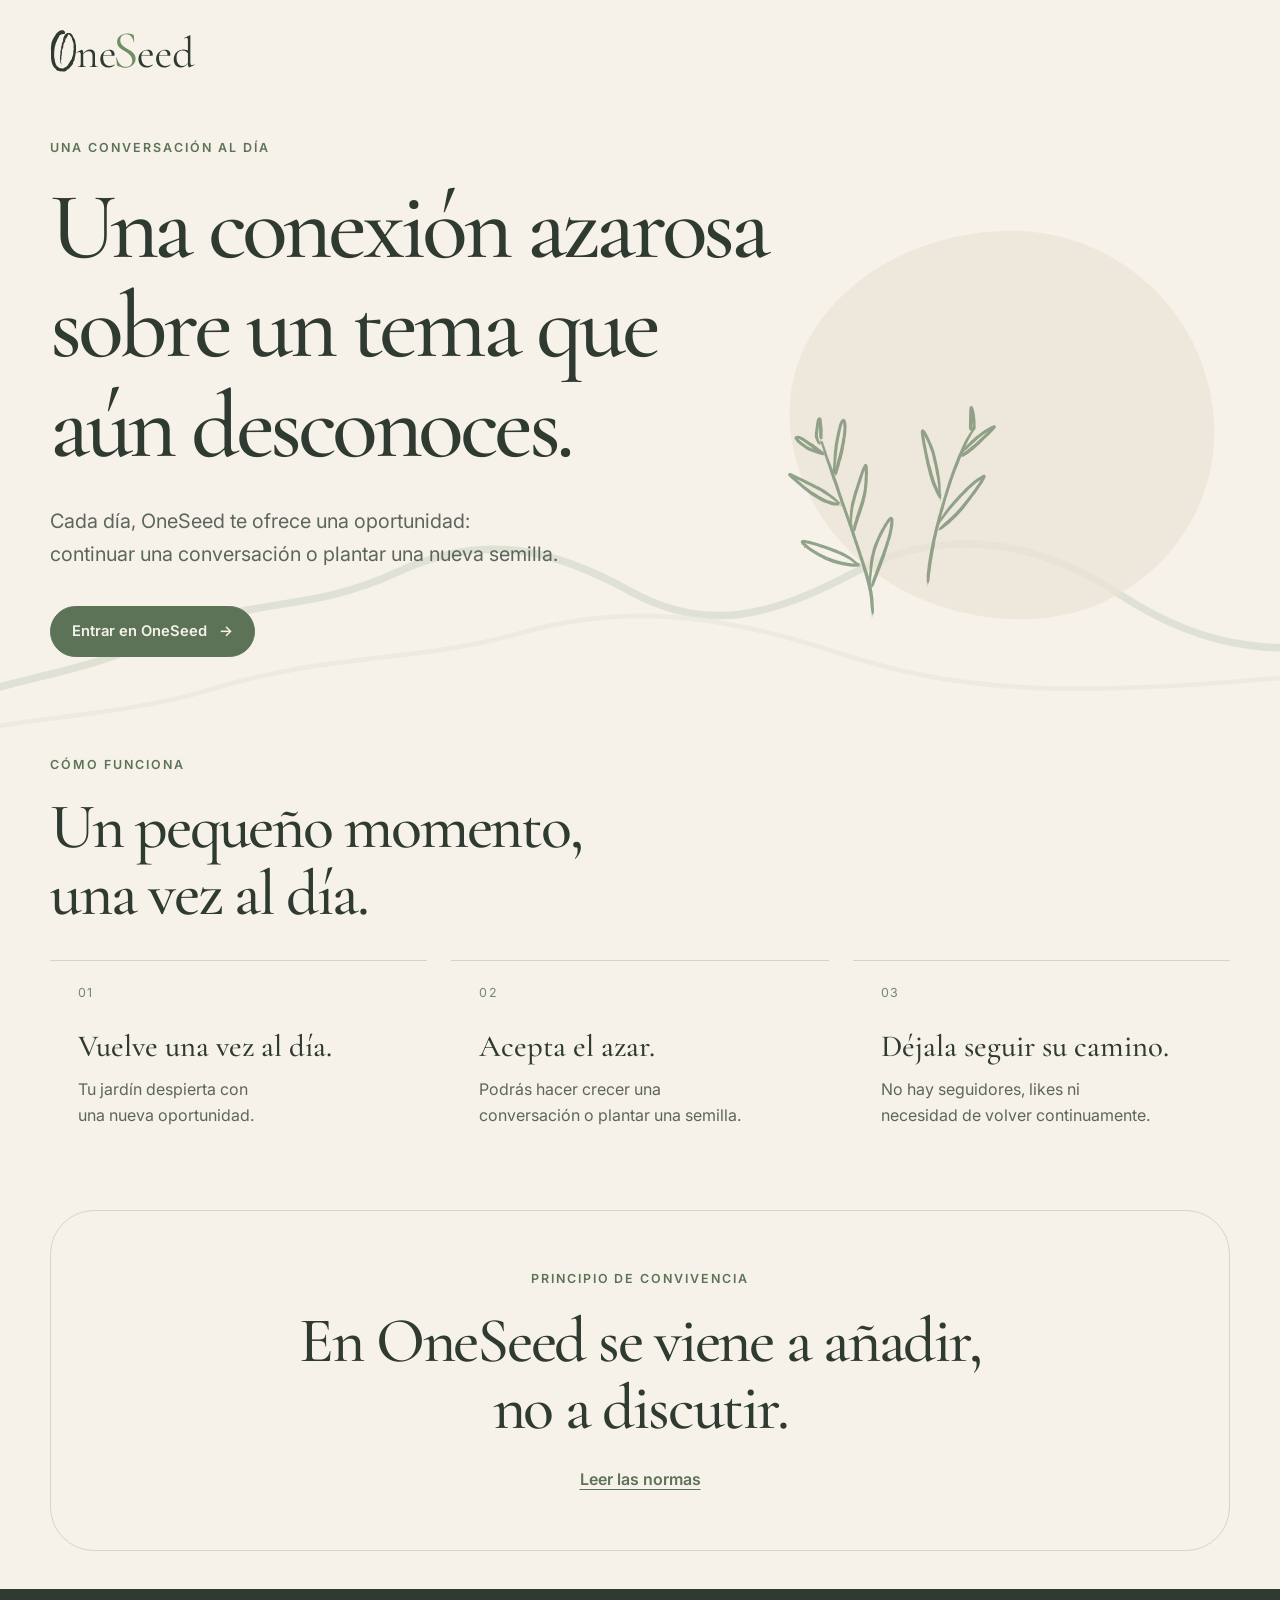
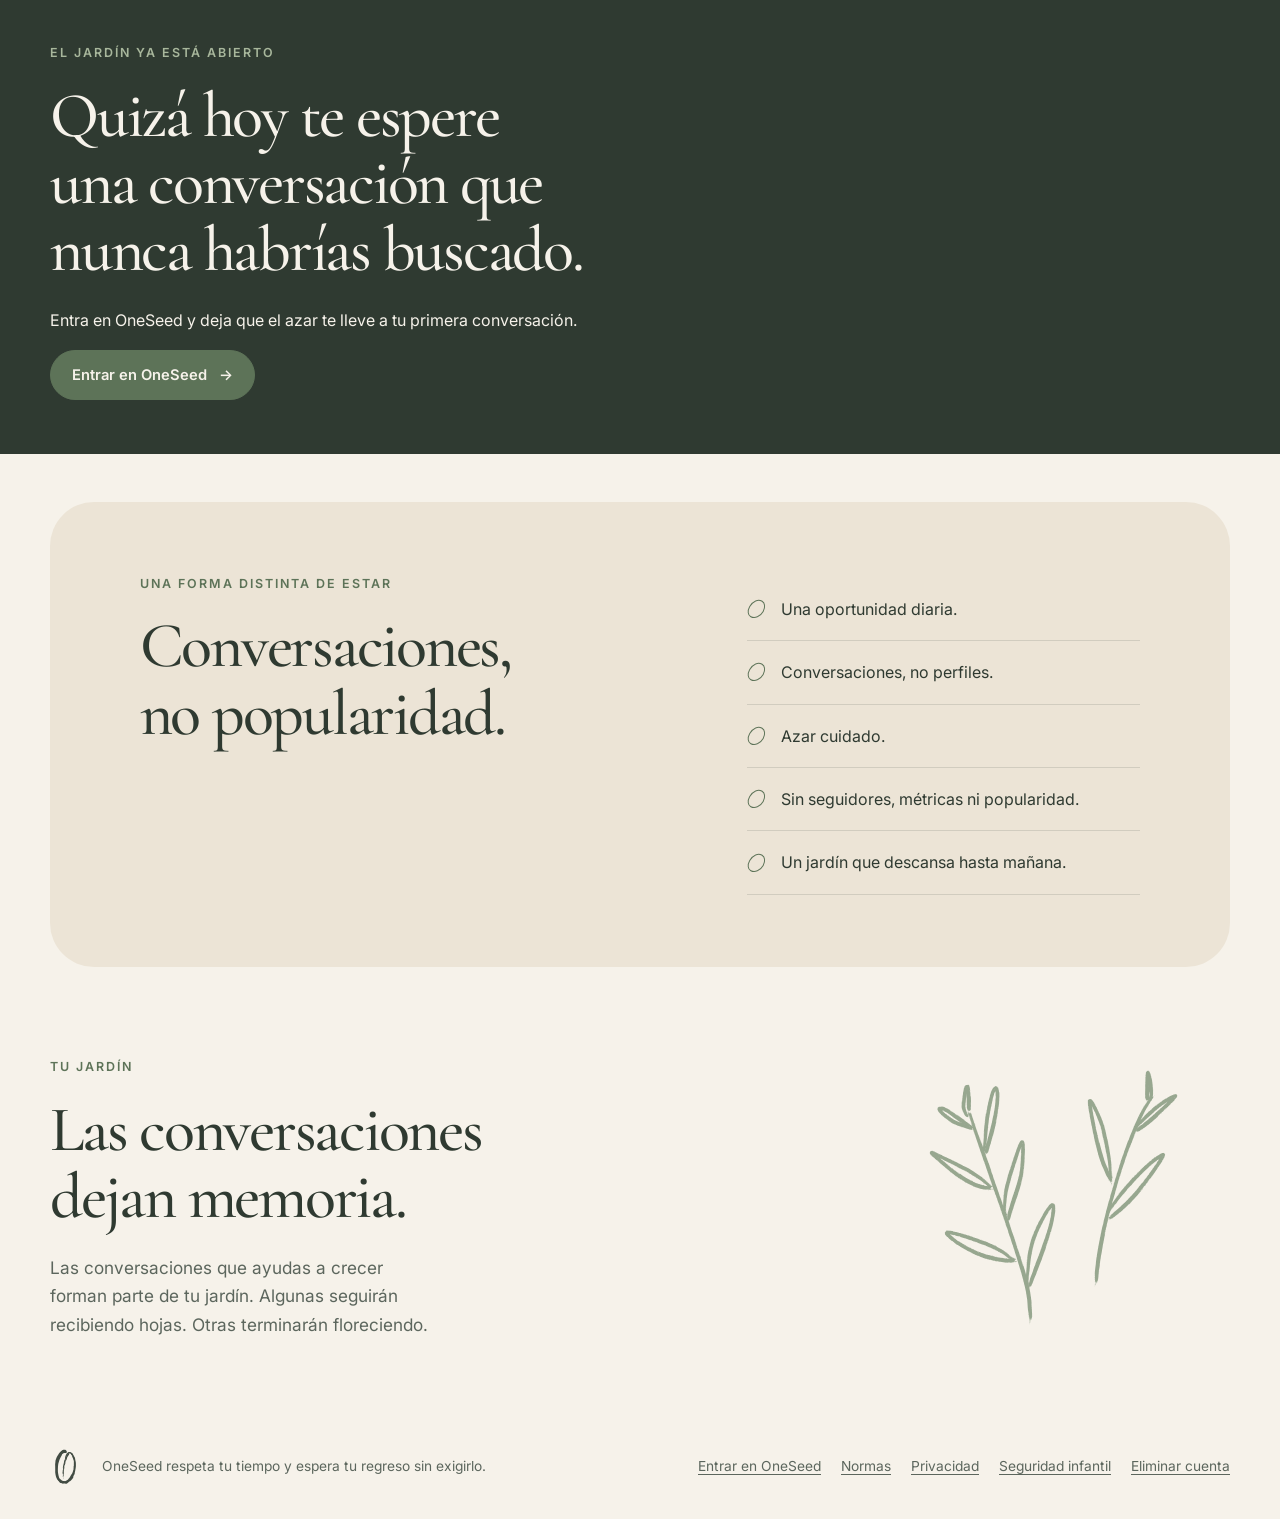
<file: index.html>
<!doctype html>
<html lang="es">
  <head>
    <meta charset="utf-8" />
    <meta name="viewport" content="width=device-width, initial-scale=1" />
    <meta name="theme-color" content="#F6F2EA" />
    <meta
      name="description"
      content="OneSeed es una forma distinta de conversar: una oportunidad al día, encuentros guiados por el azar y un jardín que descansa hasta mañana."
    />
    <meta property="og:type" content="website" />
    <meta property="og:locale" content="es_ES" />
    <meta property="og:title" content="OneSeed — Una conversación al día" />
    <meta
      property="og:description"
      content="Una conexión azarosa sobre un tema que aún desconoces."
    />
    <title>OneSeed — Una conversación al día</title>

    <link rel="icon" href="assets/favicon.svg" type="image/svg+xml" />
    <link rel="preconnect" href="https://fonts.googleapis.com" />
    <link rel="preconnect" href="https://fonts.gstatic.com" crossorigin />
    <link
      href="https://fonts.googleapis.com/css2?family=Cormorant+Garamond:wght@500;600&family=Inter:wght@400;500;600&display=swap"
      rel="stylesheet"
    />
    <link rel="stylesheet" href="styles.css" />
    <script src="main.js" defer></script>
  </head>

  <body>
    <a class="skip-link" href="#contenido">Ir al contenido</a>

    <header class="site-header" aria-label="Cabecera">
      <a class="brand" href="#inicio" aria-label="OneSeed, volver al inicio">
        <img
          src="assets/oneseed_logo.svg"
          width="178"
          height="67"
          alt="OneSeed"
        />
      </a>
    </header>

    <div class="mountain-backdrop" aria-hidden="true">
      <img src="assets/mountains_panorama.svg" alt="" />
    </div>

    <main id="contenido">
      <section class="hero section" id="inicio" aria-labelledby="hero-title">
        <div class="hero-copy reveal">
          <p class="eyebrow">Una conversación al día</p>

          <h1 id="hero-title">
            Una conexión azarosa sobre un tema que aún desconoces.
          </h1>

          <p class="hero-intro">
            Cada día, OneSeed te ofrece una oportunidad: continuar una
            conversación o plantar una nueva semilla.
          </p>

          <a class="primary-link" href="./app/">
            Entrar en OneSeed
            <span aria-hidden="true">→</span>
          </a>
        </div>

        <div class="hero-garden reveal" aria-hidden="true">
          <div class="garden-scene garden-scene--hero">
            <img
              class="garden-leaves"
              src="assets/leaves.svg"
              alt=""
            />
          </div>
        </div>
      </section>

      <section class="section how" aria-labelledby="how-title">
        <div class="section-heading reveal">
          <p class="eyebrow">Cómo funciona</p>

          <h2 id="how-title">
            Un pequeño momento, una vez al día.
          </h2>
        </div>

        <ol class="steps">
          <li class="step reveal">
            <span class="step-number" aria-hidden="true">01</span>
            <h3>Vuelve una vez al día.</h3>
            <p>Tu jardín despierta con una nueva oportunidad.</p>
          </li>

          <li class="step reveal">
            <span class="step-number" aria-hidden="true">02</span>
            <h3>Acepta el azar.</h3>
            <p>
              Podrás hacer crecer una conversación o plantar una semilla.
            </p>
          </li>

          <li class="step reveal">
            <span class="step-number" aria-hidden="true">03</span>
            <h3>Déjala seguir su camino.</h3>
            <p>
              No hay seguidores, likes ni necesidad de volver continuamente.
            </p>
          </li>
        </ol>
      </section>

      <section class="section coexistence" aria-labelledby="coexistence-title">
        <div class="coexistence-inner reveal">
          <p class="eyebrow">Principio de convivencia</p>

          <h2 id="coexistence-title">
            En OneSeed se viene a añadir,<br />no a discutir.
          </h2>

          <a class="text-link" href="normas.html">
            Leer las normas
          </a>
        </div>
      </section>

      <section
        class="section waitlist"
        id="entrar"
        aria-labelledby="enter-title"
      >
        <div class="waitlist-inner reveal">
          <div class="waitlist-copy">
            <p class="eyebrow">El jardín ya está abierto</p>

            <h2 id="enter-title">
              Quizá hoy te espere una conversación que nunca habrías buscado.
            </h2>

            <p>
              Entra en OneSeed y deja que el azar te lleve a tu primera
              conversación.
            </p>

            <a class="primary-link" href="./app/">
              Entrar en OneSeed
              <span aria-hidden="true">→</span>
            </a>
          </div>
        </div>
      </section>

      <section class="section difference" aria-labelledby="different-title">
        <div class="difference-card reveal">
          <div>
            <p class="eyebrow">Una forma distinta de estar</p>
            <h2 id="different-title">
              Conversaciones, no popularidad.
            </h2>
          </div>

          <ul
            class="principles"
            aria-label="Lo que hace diferente a OneSeed"
          >
            <li>Una oportunidad diaria.</li>
            <li>Conversaciones, no perfiles.</li>
            <li>Azar cuidado.</li>
            <li>Sin seguidores, métricas ni popularidad.</li>
            <li>Un jardín que descansa hasta mañana.</li>
          </ul>
        </div>
      </section>

      <section
        class="section garden-section"
        id="jardin"
        aria-labelledby="garden-title"
      >
        <div class="garden-copy reveal">
          <p class="eyebrow">Tu jardín</p>

          <h2 id="garden-title">
            Las conversaciones dejan memoria.
          </h2>

          <p>
            Las conversaciones que ayudas a crecer forman parte de tu jardín.
            Algunas seguirán recibiendo hojas. Otras terminarán floreciendo.
          </p>
        </div>

        <div class="garden-detail reveal" aria-hidden="true">
          <div class="garden-scene garden-scene--detail">
            <img
              class="garden-leaves"
              src="assets/leaves.svg"
              alt=""
            />
          </div>
        </div>
      </section>
    </main>

    <footer class="site-footer">
      <img src="assets/favicon.svg" width="30" height="42" alt="" />

      <p>
        OneSeed respeta tu tiempo y espera tu regreso sin exigirlo.
      </p>

      <nav aria-label="Enlaces">
        <a href="./app/">Entrar en OneSeed</a>
        <a href="normas.html">Normas</a>
        <a href="privacidad.html">Privacidad</a>
        <a href="seguridad.html">Seguridad infantil</a>
        <a href="eliminar-cuenta.html">Eliminar cuenta</a>
      </nav>
    </footer>

    <noscript>
      <p class="noscript-message">
        Para utilizar la aplicación web de OneSeed, activa JavaScript.
      </p>
    </noscript>
  </body>
</html>
</file>
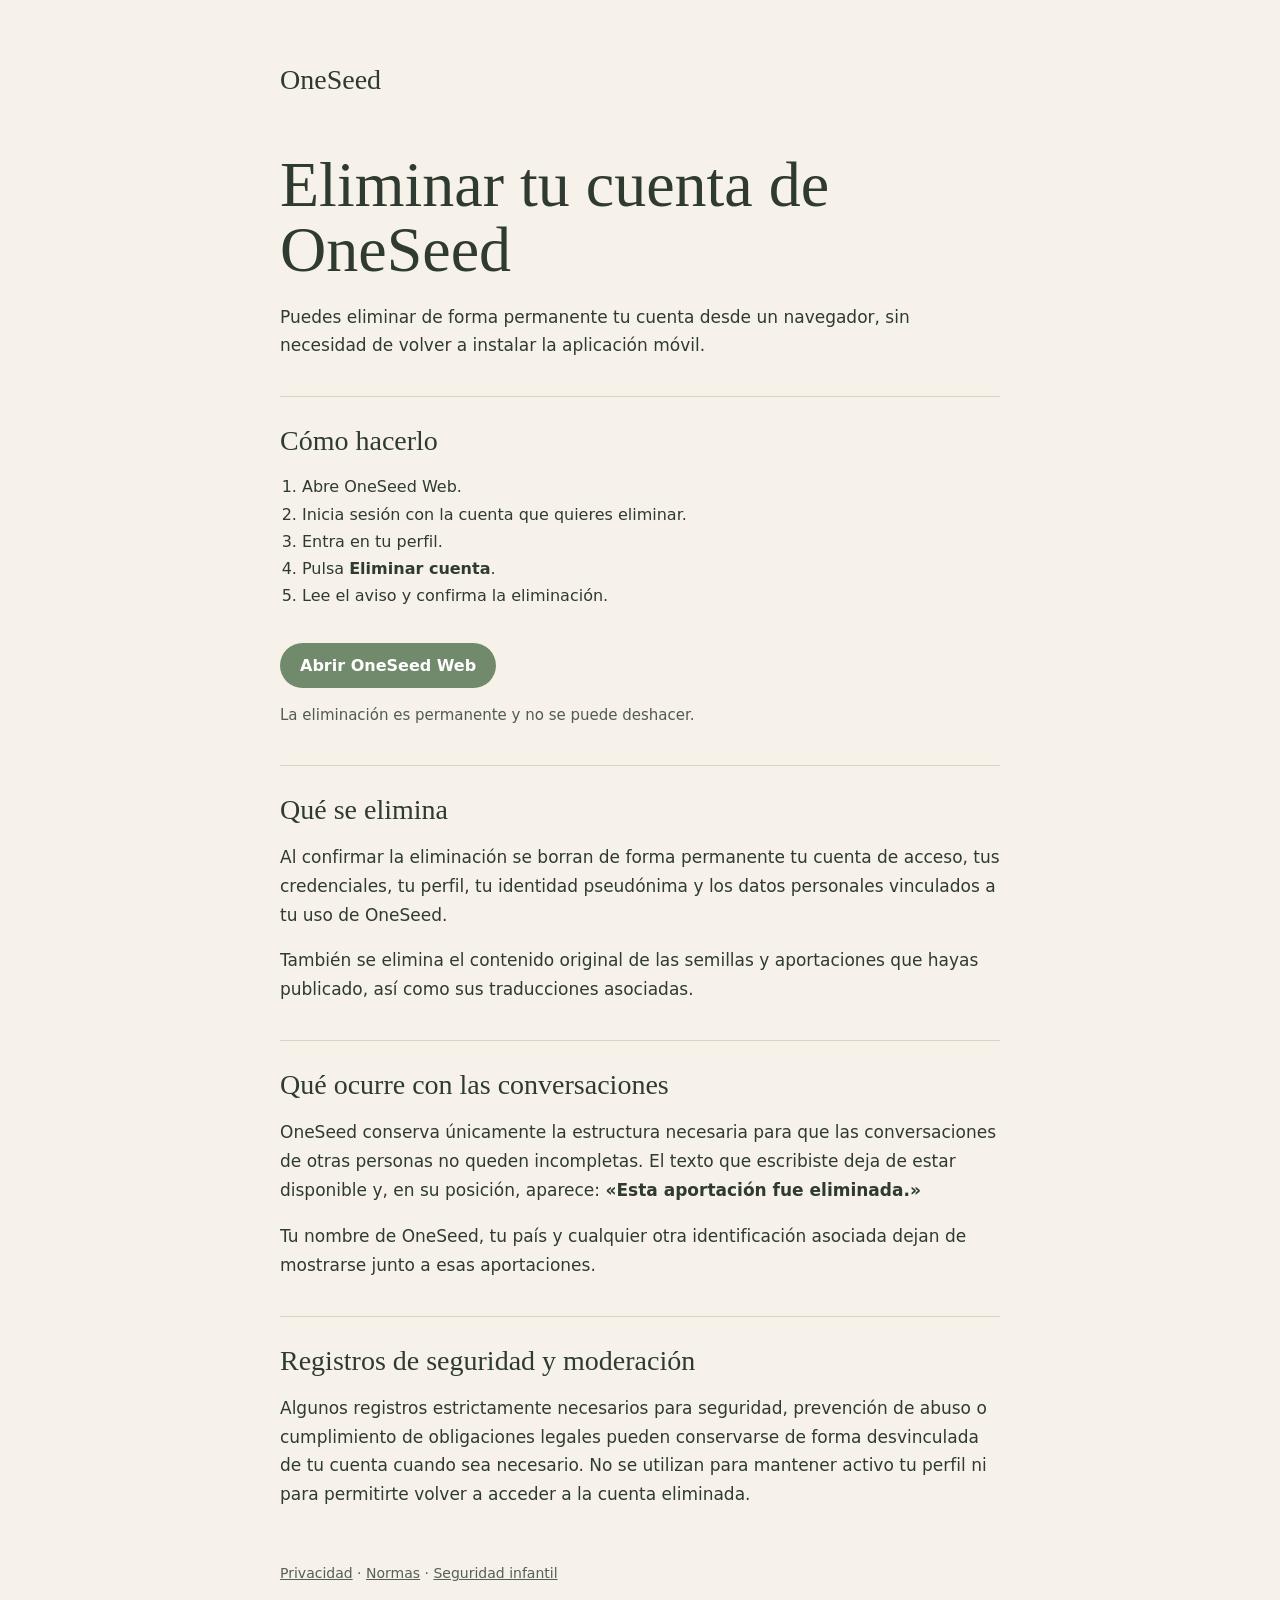
<file: eliminar-cuenta.html>
<!doctype html>
<html lang="es">
<head>
  <meta charset="utf-8" />
  <meta name="viewport" content="width=device-width, initial-scale=1" />
  <meta name="theme-color" content="#F6F2EA" />
  <title>Eliminar cuenta · OneSeed</title>
  <meta
    name="description"
    content="Cómo eliminar de forma permanente una cuenta de OneSeed y sus datos asociados."
  />
  <style>
    :root {
      color-scheme: light;
      --cream: #f6f2ea;
      --ink: #2f3a31;
      --sage: #728a6c;
      --line: #d8d4ca;
    }

    * {
      box-sizing: border-box;
    }

    body {
      margin: 0;
      background: var(--cream);
      color: var(--ink);
      font-family: Inter, system-ui, -apple-system, BlinkMacSystemFont,
        "Segoe UI", sans-serif;
    }

    main {
      width: min(720px, calc(100% - 40px));
      margin: 0 auto;
      padding: 64px 0 72px;
    }

    a {
      color: inherit;
    }

    .brand {
      display: inline-block;
      margin-bottom: 56px;
      font-family: Georgia, serif;
      font-size: 28px;
      text-decoration: none;
    }

    h1 {
      max-width: 620px;
      margin: 0 0 20px;
      font-family: Georgia, serif;
      font-weight: 400;
      font-size: clamp(38px, 7vw, 64px);
      line-height: 1.02;
    }

    p {
      font-size: 17px;
      line-height: 1.7;
    }

    section {
      margin-top: 36px;
      padding-top: 28px;
      border-top: 1px solid var(--line);
    }

    h2 {
      margin: 0 0 12px;
      font-family: Georgia, serif;
      font-size: 28px;
      font-weight: 400;
    }

    .button {
      display: inline-block;
      margin-top: 18px;
      padding: 13px 20px;
      border-radius: 999px;
      background: var(--sage);
      color: white;
      text-decoration: none;
      font-weight: 600;
    }

    ol {
      padding-left: 22px;
      line-height: 1.7;
    }

    .note {
      font-size: 15px;
      opacity: 0.82;
    }

    footer {
      margin-top: 56px;
      font-size: 14px;
      opacity: 0.8;
    }
  </style>
</head>
<body>
<main>
  <a class="brand" href="index.html">OneSeed</a>

  <h1>Eliminar tu cuenta de OneSeed</h1>
  <p>
    Puedes eliminar de forma permanente tu cuenta desde un navegador,
    sin necesidad de volver a instalar la aplicación móvil.
  </p>

  <section>
    <h2>Cómo hacerlo</h2>
    <ol>
      <li>Abre OneSeed Web.</li>
      <li>Inicia sesión con la cuenta que quieres eliminar.</li>
      <li>Entra en tu perfil.</li>
      <li>Pulsa <strong>Eliminar cuenta</strong>.</li>
      <li>Lee el aviso y confirma la eliminación.</li>
    </ol>

    <a class="button" href="app/">Abrir OneSeed Web</a>

    <p class="note">
      La eliminación es permanente y no se puede deshacer.
    </p>
  </section>

  <section>
    <h2>Qué se elimina</h2>
    <p>
      Al confirmar la eliminación se borran de forma permanente tu cuenta de
      acceso, tus credenciales, tu perfil, tu identidad pseudónima y los datos
      personales vinculados a tu uso de OneSeed.
    </p>
    <p>
      También se elimina el contenido original de las semillas y aportaciones
      que hayas publicado, así como sus traducciones asociadas.
    </p>
  </section>

  <section>
    <h2>Qué ocurre con las conversaciones</h2>
    <p>
      OneSeed conserva únicamente la estructura necesaria para que las
      conversaciones de otras personas no queden incompletas. El texto que
      escribiste deja de estar disponible y, en su posición, aparece:
      <strong>«Esta aportación fue eliminada.»</strong>
    </p>
    <p>
      Tu nombre de OneSeed, tu país y cualquier otra identificación asociada
      dejan de mostrarse junto a esas aportaciones.
    </p>
  </section>

  <section>
    <h2>Registros de seguridad y moderación</h2>
    <p>
      Algunos registros estrictamente necesarios para seguridad, prevención
      de abuso o cumplimiento de obligaciones legales pueden conservarse de
      forma desvinculada de tu cuenta cuando sea necesario. No se utilizan
      para mantener activo tu perfil ni para permitirte volver a acceder a la
      cuenta eliminada.
    </p>
  </section>

  <footer>
    <a href="privacidad.html">Privacidad</a> ·
    <a href="normas.html">Normas</a> ·
    <a href="seguridad.html">Seguridad infantil</a>
  </footer>
</main>
</body>
</html>
</file>
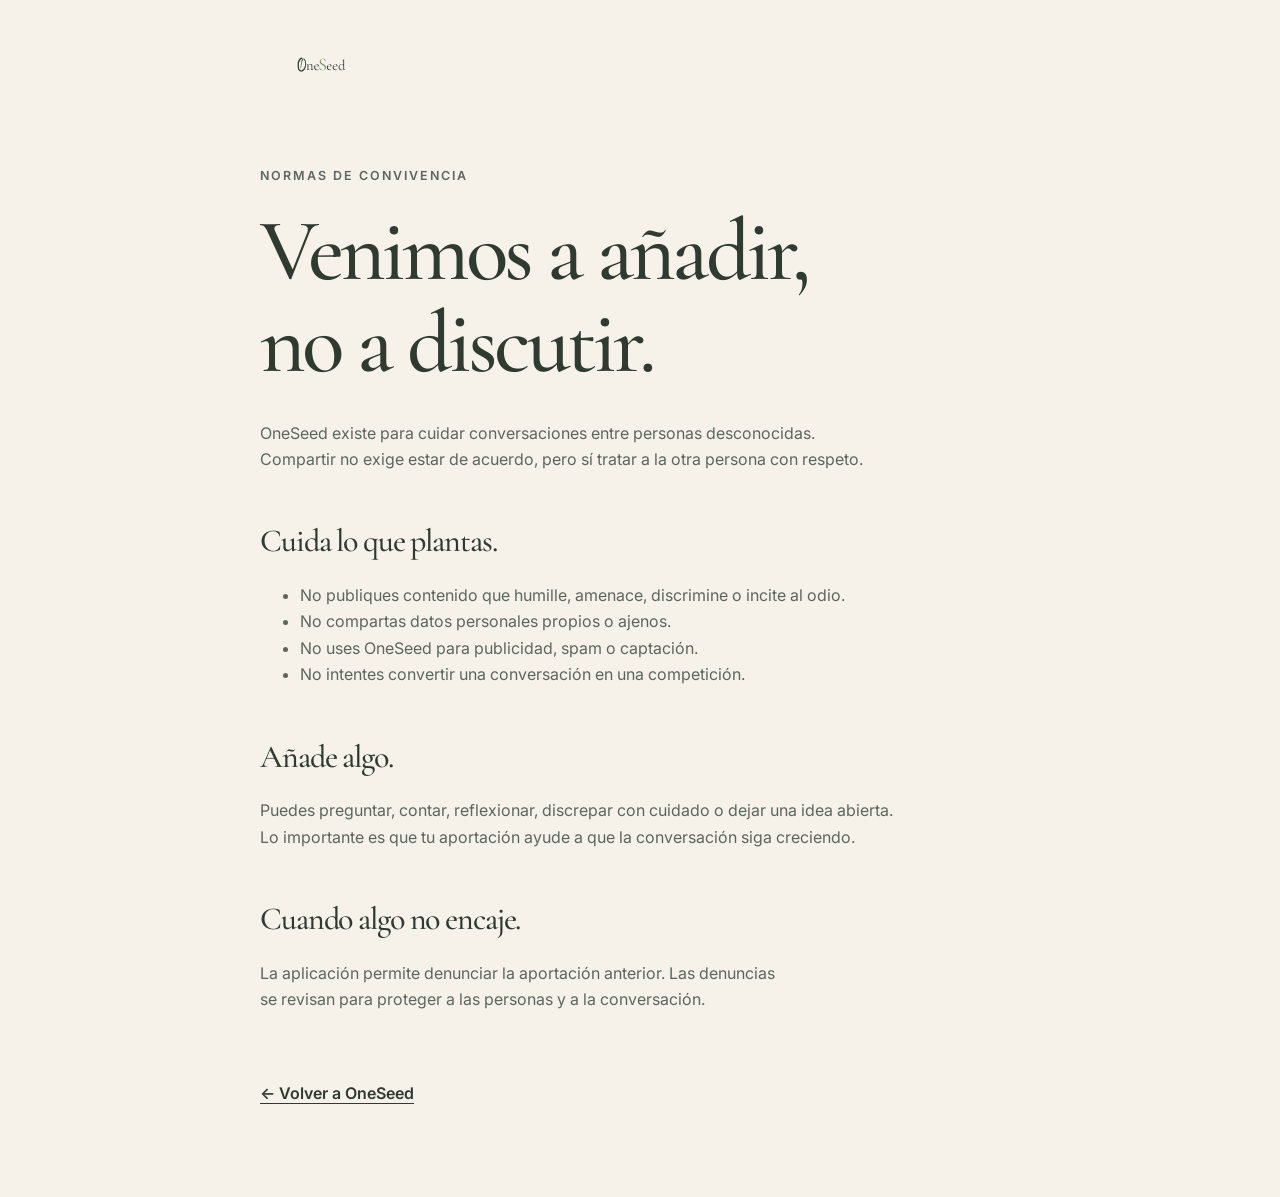
<file: normas.html>
<!doctype html>
<html lang="es">
  <head>
    <meta charset="utf-8" />
    <meta name="viewport" content="width=device-width, initial-scale=1" />
    <meta name="theme-color" content="#F6F2EA" />
    <meta name="description" content="Principios de convivencia de OneSeed." />
    <title>Normas de convivencia — OneSeed</title>
    <link rel="icon" href="assets/favicon.svg" type="image/svg+xml" />
    <link rel="preconnect" href="https://fonts.googleapis.com" />
    <link rel="preconnect" href="https://fonts.gstatic.com" crossorigin />
    <link
      href="https://fonts.googleapis.com/css2?family=Cormorant+Garamond:wght@500;600&family=Inter:wght@400;500;600&display=swap"
      rel="stylesheet"
    />
    <link rel="stylesheet" href="styles.css" />
  </head>
  <body class="legal-page">
    <main class="legal-shell">
      <header class="legal-header">
        <a href="index.html" aria-label="Volver a OneSeed">
          <img src="assets/oneseed_logo.svg" width="178" height="67" alt="OneSeed" />
        </a>
      </header>

      <p class="eyebrow">Normas de convivencia</p>
      <h1>Venimos a añadir, no a discutir.</h1>
      <p>
        OneSeed existe para cuidar conversaciones entre personas desconocidas.
        Compartir no exige estar de acuerdo, pero sí tratar a la otra persona con respeto.
      </p>

      <h2>Cuida lo que plantas.</h2>
      <ul>
        <li>No publiques contenido que humille, amenace, discrimine o incite al odio.</li>
        <li>No compartas datos personales propios o ajenos.</li>
        <li>No uses OneSeed para publicidad, spam o captación.</li>
        <li>No intentes convertir una conversación en una competición.</li>
      </ul>

      <h2>Añade algo.</h2>
      <p>
        Puedes preguntar, contar, reflexionar, discrepar con cuidado o dejar una idea abierta.
        Lo importante es que tu aportación ayude a que la conversación siga creciendo.
      </p>

      <h2>Cuando algo no encaje.</h2>
      <p>
        La aplicación permite denunciar la aportación anterior. Las denuncias se revisan para
        proteger a las personas y a la conversación.
      </p>

      <a class="back-link" href="index.html">← Volver a OneSeed</a>
    </main>
  </body>
</html>
</file>
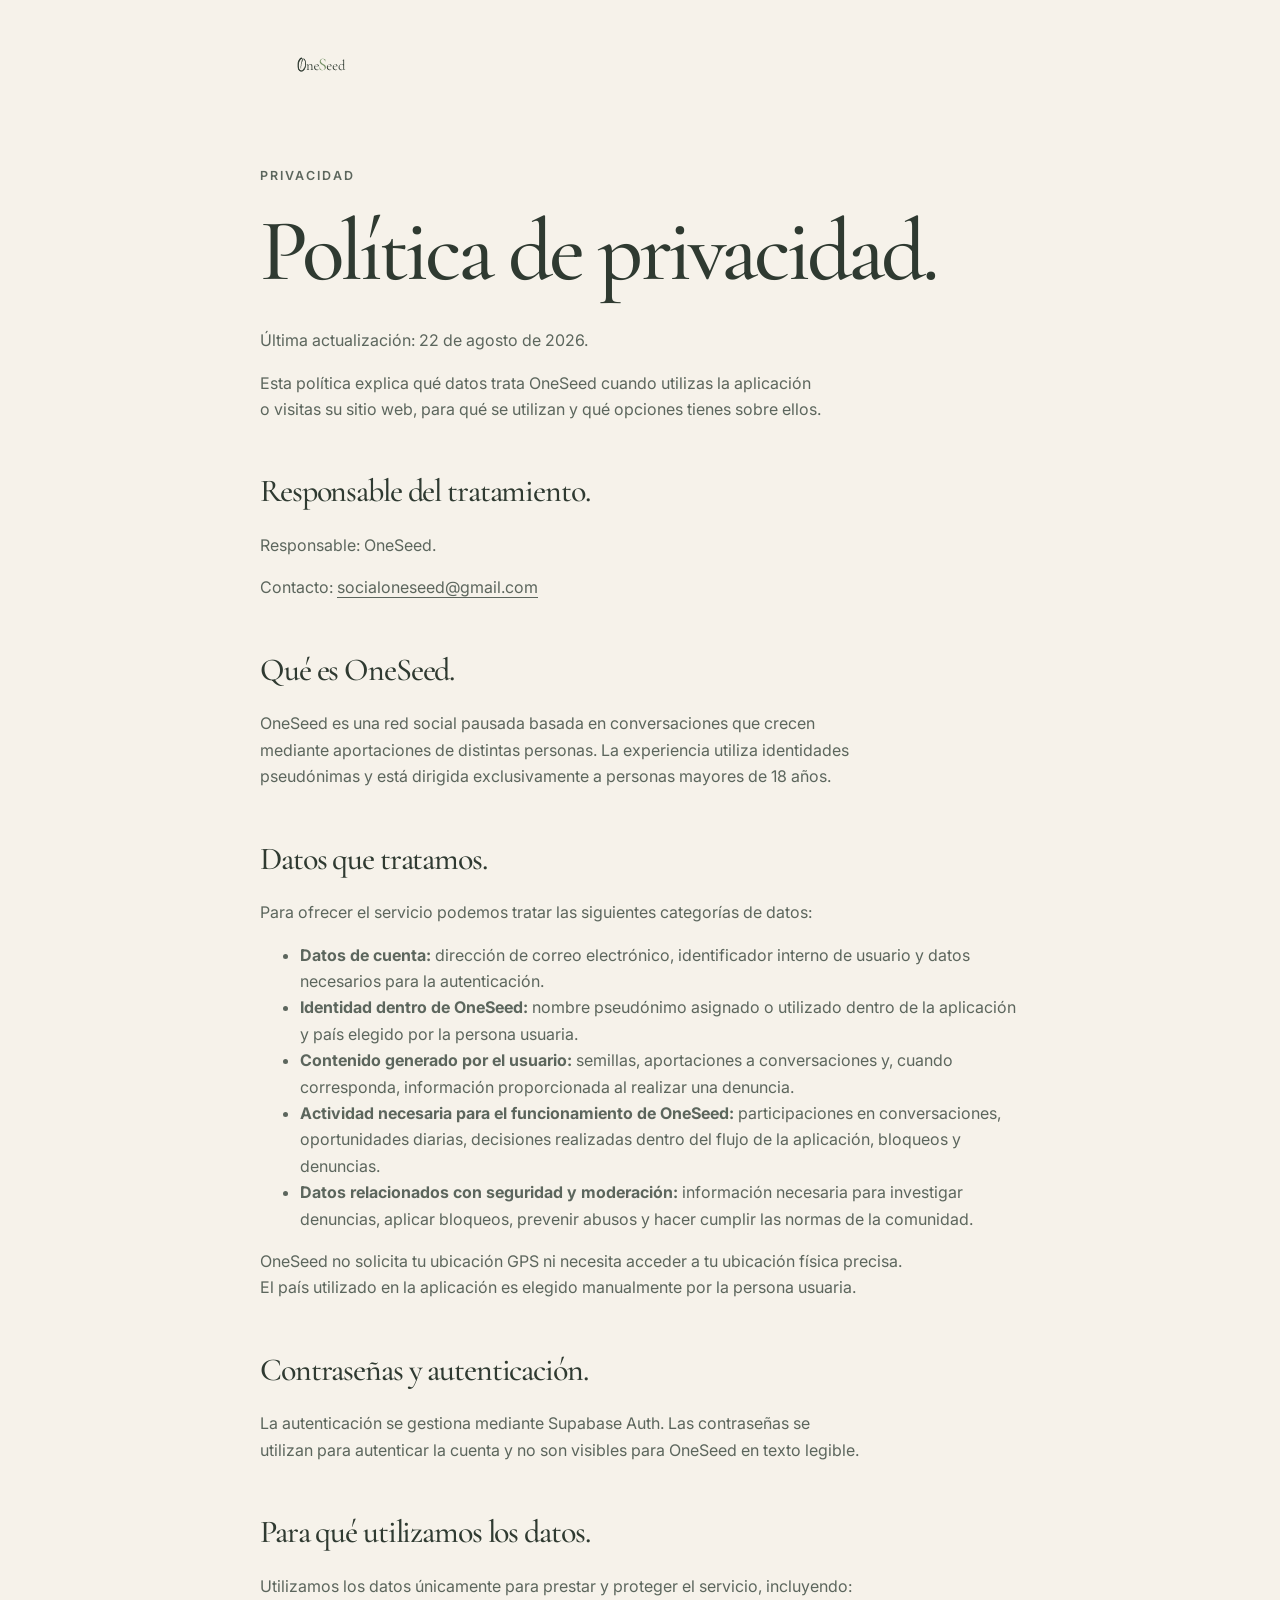
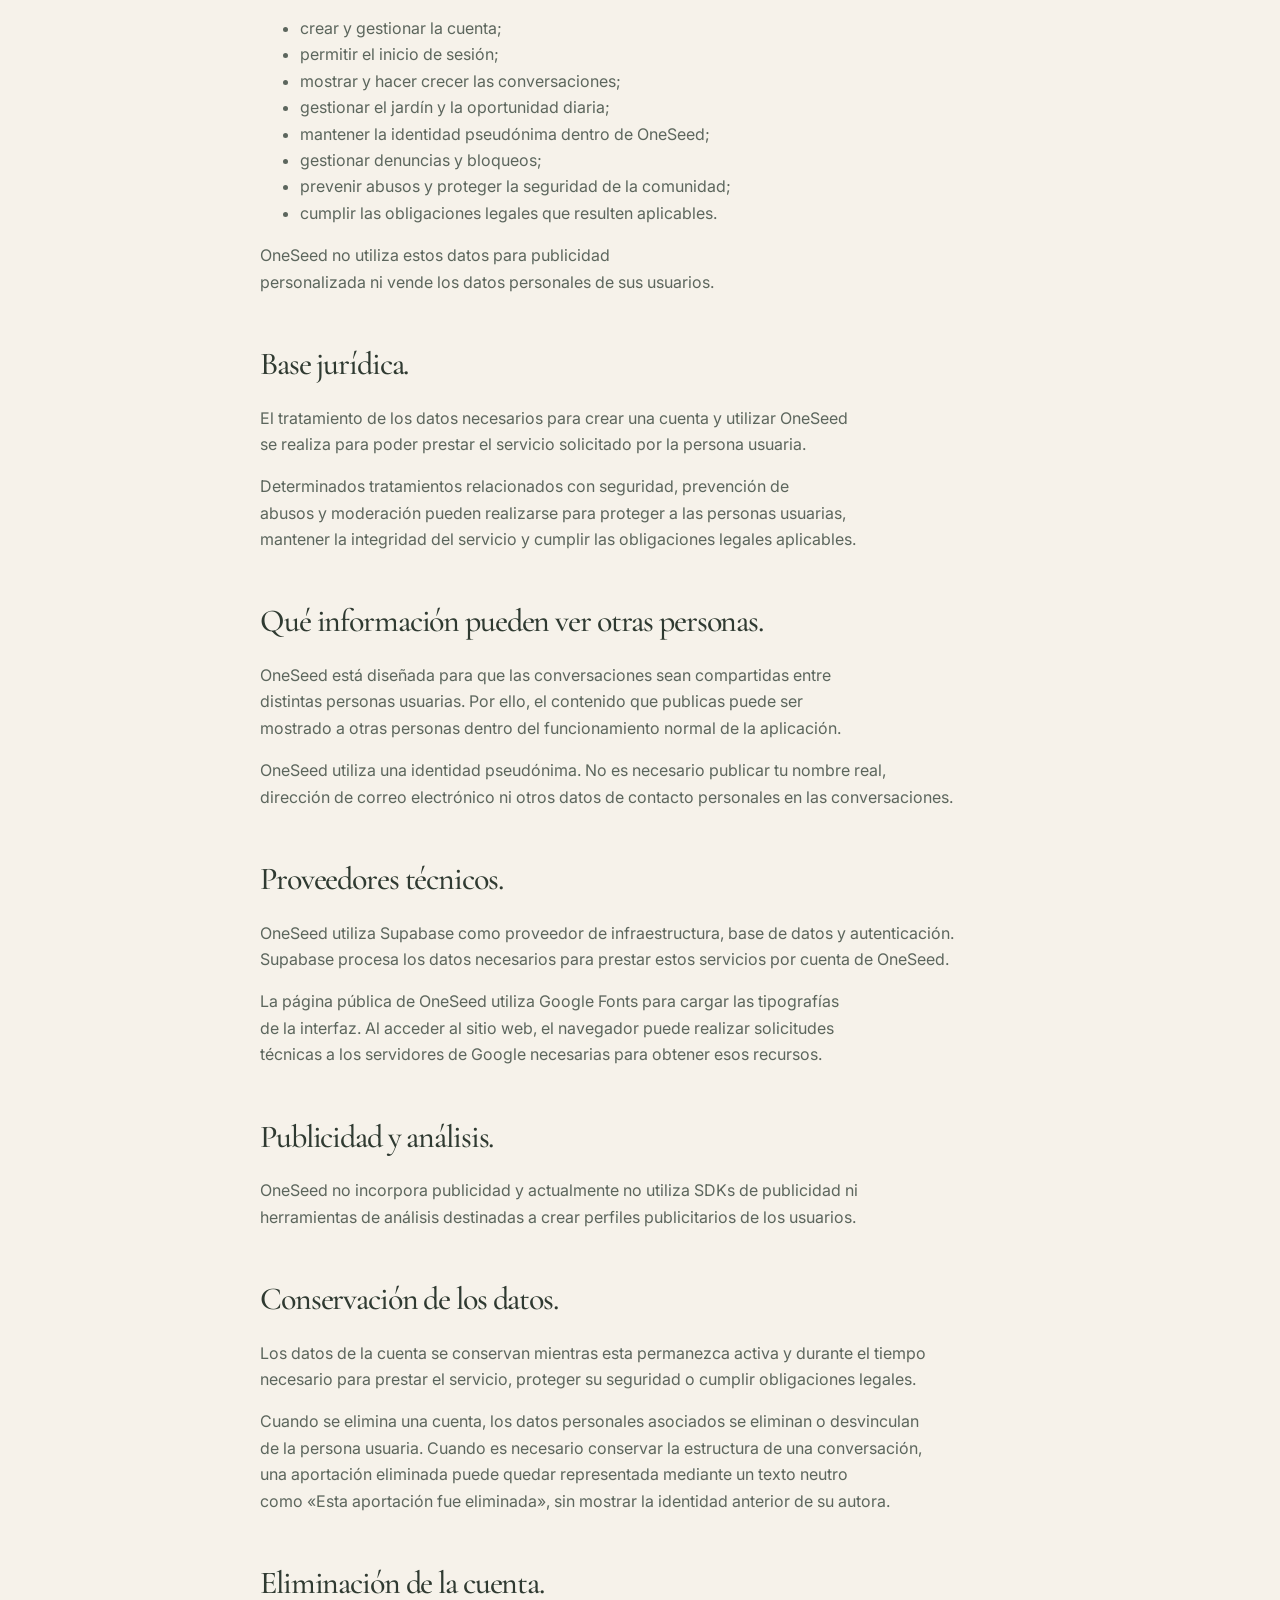
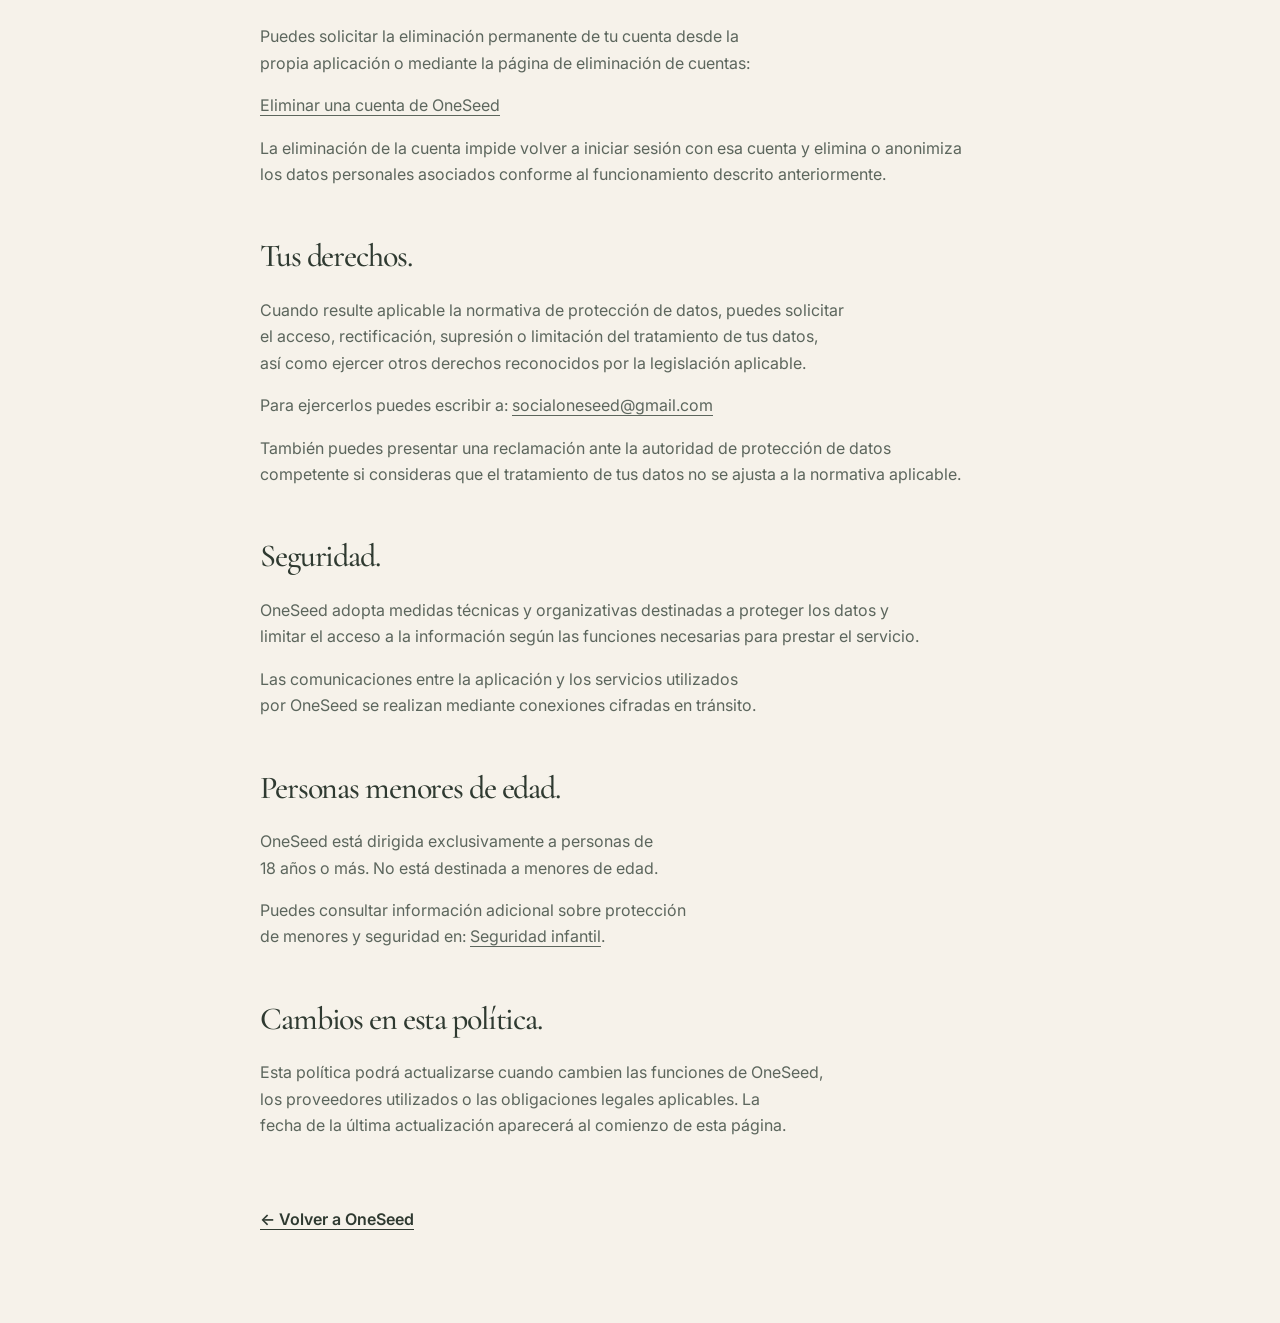
<file: privacidad.html>
<!doctype html>
<html lang="es">
  <head>
    <meta charset="utf-8" />
    <meta name="viewport" content="width=device-width, initial-scale=1" />
    <meta name="theme-color" content="#F6F2EA" />

    <meta
      name="description"
      content="Política de privacidad de OneSeed: información sobre los datos tratados al utilizar la aplicación y el sitio web."
    />

    <title>Política de privacidad — OneSeed</title>

    <link rel="icon" href="assets/favicon.svg" type="image/svg+xml" />

    <link rel="preconnect" href="https://fonts.googleapis.com" />
    <link rel="preconnect" href="https://fonts.gstatic.com" crossorigin />

    <link
      href="https://fonts.googleapis.com/css2?family=Cormorant+Garamond:wght@500;600&family=Inter:wght@400;500;600&display=swap"
      rel="stylesheet"
    />

    <link rel="stylesheet" href="styles.css" />
  </head>

  <body class="legal-page">
    <main class="legal-shell">
      <header class="legal-header">
        <a href="index.html" aria-label="Volver a OneSeed">
          <img
            src="assets/oneseed_logo.svg"
            width="178"
            height="67"
            alt="OneSeed"
          />
        </a>
      </header>

      <p class="eyebrow">Privacidad</p>
      <h1>Política de privacidad.</h1>

      <p>
        Última actualización: 22 de agosto de 2026.
      </p>

      <p>
        Esta política explica qué datos trata OneSeed cuando utilizas la
        aplicación o visitas su sitio web, para qué se utilizan y qué opciones
        tienes sobre ellos.
      </p>

      <h2>Responsable del tratamiento.</h2>

      <p>Responsable: OneSeed.</p>

      <p>
        Contacto:
        <a href="mailto:socialoneseed@gmail.com">
          socialoneseed@gmail.com
        </a>
      </p>

      <h2>Qué es OneSeed.</h2>

      <p>
        OneSeed es una red social pausada basada en conversaciones que crecen
        mediante aportaciones de distintas personas. La experiencia utiliza
        identidades pseudónimas y está dirigida exclusivamente a personas
        mayores de 18 años.
      </p>

      <h2>Datos que tratamos.</h2>

      <p>
        Para ofrecer el servicio podemos tratar las siguientes categorías de
        datos:
      </p>

      <ul>
        <li>
          <strong>Datos de cuenta:</strong> dirección de correo electrónico,
          identificador interno de usuario y datos necesarios para la
          autenticación.
        </li>

        <li>
          <strong>Identidad dentro de OneSeed:</strong> nombre pseudónimo
          asignado o utilizado dentro de la aplicación y país elegido por la
          persona usuaria.
        </li>

        <li>
          <strong>Contenido generado por el usuario:</strong> semillas,
          aportaciones a conversaciones y, cuando corresponda, información
          proporcionada al realizar una denuncia.
        </li>

        <li>
          <strong>Actividad necesaria para el funcionamiento de OneSeed:</strong>
          participaciones en conversaciones, oportunidades diarias, decisiones
          realizadas dentro del flujo de la aplicación, bloqueos y denuncias.
        </li>

        <li>
          <strong>Datos relacionados con seguridad y moderación:</strong>
          información necesaria para investigar denuncias, aplicar bloqueos,
          prevenir abusos y hacer cumplir las normas de la comunidad.
        </li>
      </ul>

      <p>
        OneSeed no solicita tu ubicación GPS ni necesita acceder a tu ubicación
        física precisa. El país utilizado en la aplicación es elegido
        manualmente por la persona usuaria.
      </p>

      <h2>Contraseñas y autenticación.</h2>

      <p>
        La autenticación se gestiona mediante Supabase Auth. Las contraseñas se
        utilizan para autenticar la cuenta y no son visibles para OneSeed en
        texto legible.
      </p>

      <h2>Para qué utilizamos los datos.</h2>

      <p>
        Utilizamos los datos únicamente para prestar y proteger el servicio,
        incluyendo:
      </p>

      <ul>
        <li>crear y gestionar la cuenta;</li>
        <li>permitir el inicio de sesión;</li>
        <li>mostrar y hacer crecer las conversaciones;</li>
        <li>gestionar el jardín y la oportunidad diaria;</li>
        <li>mantener la identidad pseudónima dentro de OneSeed;</li>
        <li>gestionar denuncias y bloqueos;</li>
        <li>prevenir abusos y proteger la seguridad de la comunidad;</li>
        <li>cumplir las obligaciones legales que resulten aplicables.</li>
      </ul>

      <p>
        OneSeed no utiliza estos datos para publicidad personalizada ni vende
        los datos personales de sus usuarios.
      </p>

      <h2>Base jurídica.</h2>

      <p>
        El tratamiento de los datos necesarios para crear una cuenta y utilizar
        OneSeed se realiza para poder prestar el servicio solicitado por la
        persona usuaria.
      </p>

      <p>
        Determinados tratamientos relacionados con seguridad, prevención de
        abusos y moderación pueden realizarse para proteger a las personas
        usuarias, mantener la integridad del servicio y cumplir las obligaciones
        legales aplicables.
      </p>

      <h2>Qué información pueden ver otras personas.</h2>

      <p>
        OneSeed está diseñada para que las conversaciones sean compartidas entre
        distintas personas usuarias. Por ello, el contenido que publicas puede
        ser mostrado a otras personas dentro del funcionamiento normal de la
        aplicación.
      </p>

      <p>
        OneSeed utiliza una identidad pseudónima. No es necesario publicar tu
        nombre real, dirección de correo electrónico ni otros datos de contacto
        personales en las conversaciones.
      </p>

      <h2>Proveedores técnicos.</h2>

      <p>
        OneSeed utiliza Supabase como proveedor de infraestructura, base de
        datos y autenticación. Supabase procesa los datos necesarios para
        prestar estos servicios por cuenta de OneSeed.
      </p>

      <p>
        La página pública de OneSeed utiliza Google Fonts para cargar las
        tipografías de la interfaz. Al acceder al sitio web, el navegador puede
        realizar solicitudes técnicas a los servidores de Google necesarias
        para obtener esos recursos.
      </p>

      <h2>Publicidad y análisis.</h2>

      <p>
        OneSeed no incorpora publicidad y actualmente no utiliza SDKs de
        publicidad ni herramientas de análisis destinadas a crear perfiles
        publicitarios de los usuarios.
      </p>

      <h2>Conservación de los datos.</h2>

      <p>
        Los datos de la cuenta se conservan mientras esta permanezca activa y
        durante el tiempo necesario para prestar el servicio, proteger su
        seguridad o cumplir obligaciones legales.
      </p>

      <p>
        Cuando se elimina una cuenta, los datos personales asociados se eliminan
        o desvinculan de la persona usuaria. Cuando es necesario conservar la
        estructura de una conversación, una aportación eliminada puede quedar
        representada mediante un texto neutro como
        «Esta aportación fue eliminada», sin mostrar la identidad anterior de su
        autora.
      </p>

      <h2>Eliminación de la cuenta.</h2>

      <p>
        Puedes solicitar la eliminación permanente de tu cuenta desde la propia
        aplicación o mediante la página de eliminación de cuentas:
      </p>

      <p>
        <a href="eliminar-cuenta.html">
          Eliminar una cuenta de OneSeed
        </a>
      </p>

      <p>
        La eliminación de la cuenta impide volver a iniciar sesión con esa
        cuenta y elimina o anonimiza los datos personales asociados conforme al
        funcionamiento descrito anteriormente.
      </p>

      <h2>Tus derechos.</h2>

      <p>
        Cuando resulte aplicable la normativa de protección de datos, puedes
        solicitar el acceso, rectificación, supresión o limitación del
        tratamiento de tus datos, así como ejercer otros derechos reconocidos
        por la legislación aplicable.
      </p>

      <p>
        Para ejercerlos puedes escribir a:
        <a href="mailto:socialoneseed@gmail.com">
          socialoneseed@gmail.com
        </a>
      </p>

      <p>
        También puedes presentar una reclamación ante la autoridad de protección
        de datos competente si consideras que el tratamiento de tus datos no se
        ajusta a la normativa aplicable.
      </p>

      <h2>Seguridad.</h2>

      <p>
        OneSeed adopta medidas técnicas y organizativas destinadas a proteger los
        datos y limitar el acceso a la información según las funciones
        necesarias para prestar el servicio.
      </p>

      <p>
        Las comunicaciones entre la aplicación y los servicios utilizados por
        OneSeed se realizan mediante conexiones cifradas en tránsito.
      </p>

      <h2>Personas menores de edad.</h2>

      <p>
        OneSeed está dirigida exclusivamente a personas de 18 años o más. No
        está destinada a menores de edad.
      </p>

      <p>
        Puedes consultar información adicional sobre protección de menores y
        seguridad en:
        <a href="seguridad.html">Seguridad infantil</a>.
      </p>

      <h2>Cambios en esta política.</h2>

      <p>
        Esta política podrá actualizarse cuando cambien las funciones de OneSeed,
        los proveedores utilizados o las obligaciones legales aplicables. La
        fecha de la última actualización aparecerá al comienzo de esta página.
      </p>

      <a class="back-link" href="index.html">
        ← Volver a OneSeed
      </a>
    </main>
  </body>
</html>
</file>
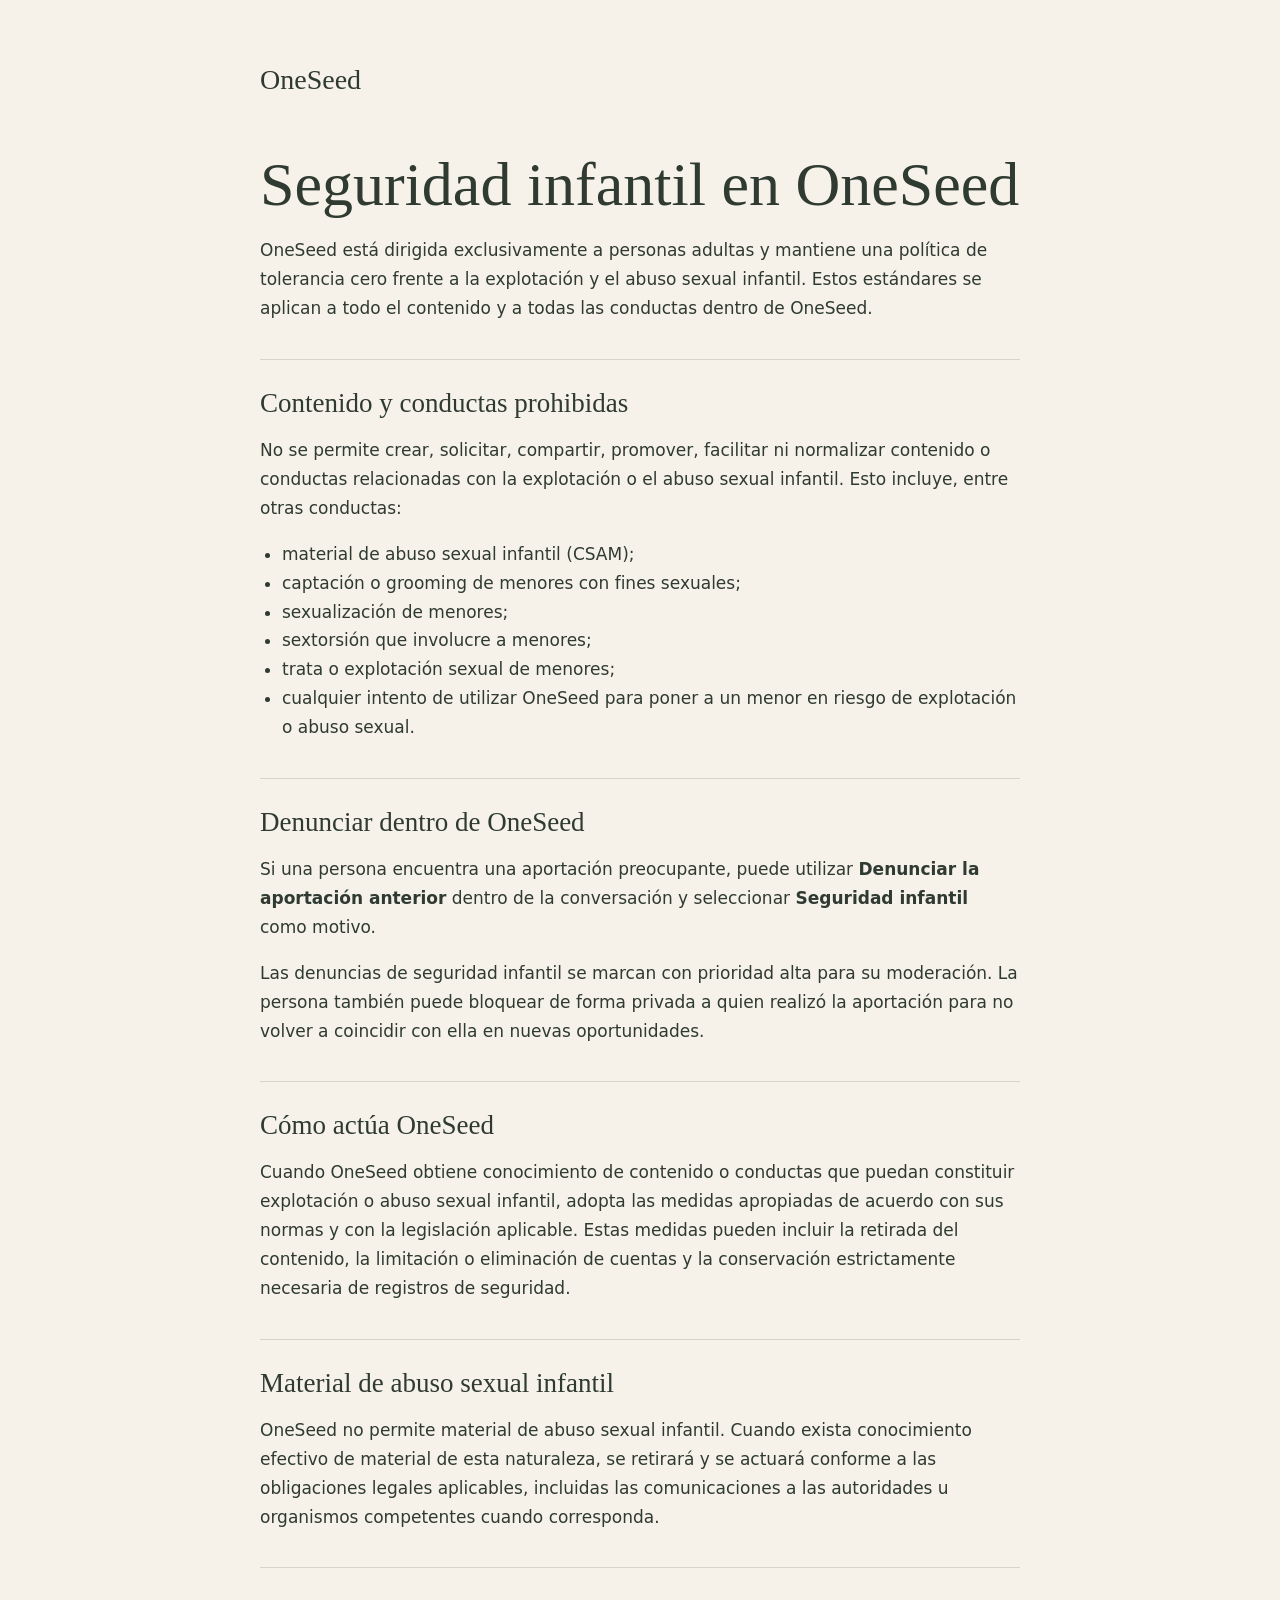
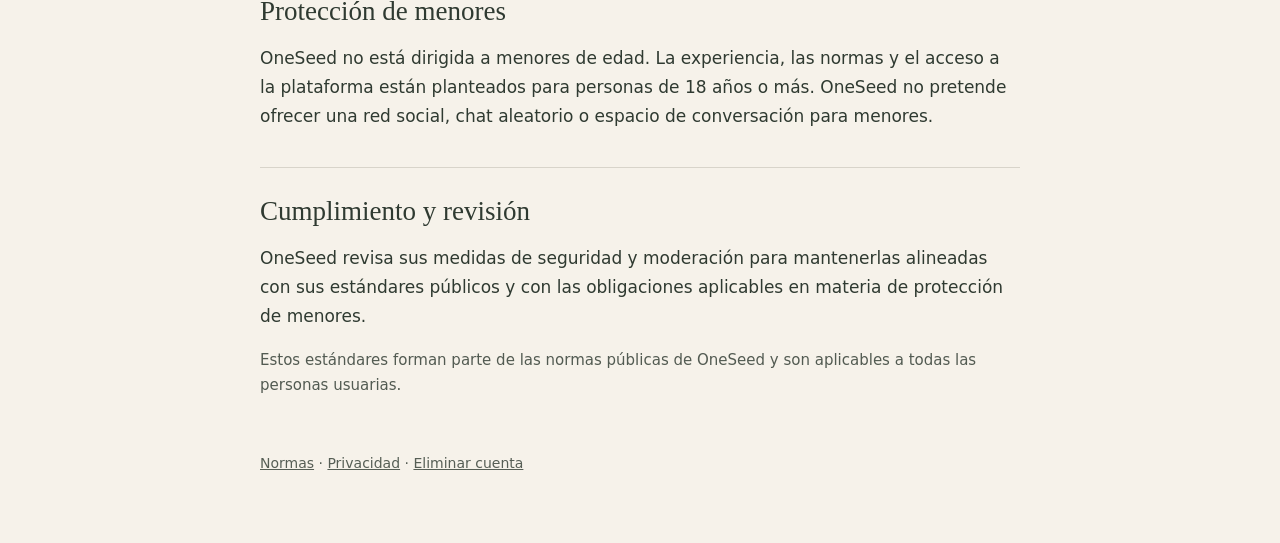
<file: seguridad.html>
<!doctype html>
<html lang="es">
<head>
  <meta charset="utf-8" />
  <meta name="viewport" content="width=device-width, initial-scale=1" />
  <meta name="theme-color" content="#F6F2EA" />
  <title>Seguridad infantil · OneSeed</title>
  <meta
    name="description"
    content="Estándares públicos de OneSeed contra la explotación y el abuso sexual infantil."
  />
  <style>
    :root {
      color-scheme: light;
      --cream: #f6f2ea;
      --ink: #2f3a31;
      --sage: #728a6c;
      --line: #d8d4ca;
    }

    * {
      box-sizing: border-box;
    }

    body {
      margin: 0;
      background: var(--cream);
      color: var(--ink);
      font-family: Inter, system-ui, -apple-system, BlinkMacSystemFont,
        "Segoe UI", sans-serif;
    }

    main {
      width: min(760px, calc(100% - 40px));
      margin: 0 auto;
      padding: 64px 0 72px;
    }

    a {
      color: inherit;
    }

    .brand {
      display: inline-block;
      margin-bottom: 56px;
      font-family: Georgia, serif;
      font-size: 28px;
      text-decoration: none;
    }

    h1 {
      margin: 0 0 20px;
      font-family: Georgia, serif;
      font-weight: 400;
      font-size: clamp(38px, 7vw, 62px);
      line-height: 1.04;
    }

    h2 {
      margin: 0 0 12px;
      font-family: Georgia, serif;
      font-size: 27px;
      font-weight: 400;
    }

    p,
    li {
      font-size: 17px;
      line-height: 1.7;
    }

    section {
      margin-top: 36px;
      padding-top: 28px;
      border-top: 1px solid var(--line);
    }

    ul,
    ol {
      padding-left: 22px;
    }

    .note {
      font-size: 15px;
      opacity: 0.82;
    }

    footer {
      margin-top: 56px;
      font-size: 14px;
      opacity: 0.8;
    }
  </style>
</head>
<body>
<main>
  <a class="brand" href="index.html">OneSeed</a>

  <h1>Seguridad infantil en OneSeed</h1>

  <p>
    OneSeed está dirigida exclusivamente a personas adultas y mantiene una
    política de tolerancia cero frente a la explotación y el abuso sexual
    infantil. Estos estándares se aplican a todo el contenido y a todas las
    conductas dentro de OneSeed.
  </p>

  <section>
    <h2>Contenido y conductas prohibidas</h2>
    <p>
      No se permite crear, solicitar, compartir, promover, facilitar ni
      normalizar contenido o conductas relacionadas con la explotación o el
      abuso sexual infantil. Esto incluye, entre otras conductas:
    </p>
    <ul>
      <li>material de abuso sexual infantil (CSAM);</li>
      <li>captación o grooming de menores con fines sexuales;</li>
      <li>sexualización de menores;</li>
      <li>sextorsión que involucre a menores;</li>
      <li>trata o explotación sexual de menores;</li>
      <li>
        cualquier intento de utilizar OneSeed para poner a un menor en riesgo
        de explotación o abuso sexual.
      </li>
    </ul>
  </section>

  <section>
    <h2>Denunciar dentro de OneSeed</h2>
    <p>
      Si una persona encuentra una aportación preocupante, puede utilizar
      <strong>Denunciar la aportación anterior</strong> dentro de la
      conversación y seleccionar <strong>Seguridad infantil</strong> como
      motivo.
    </p>
    <p>
      Las denuncias de seguridad infantil se marcan con prioridad alta para su
      moderación. La persona también puede bloquear de forma privada a quien
      realizó la aportación para no volver a coincidir con ella en nuevas
      oportunidades.
    </p>
  </section>

  <section>
    <h2>Cómo actúa OneSeed</h2>
    <p>
      Cuando OneSeed obtiene conocimiento de contenido o conductas que puedan
      constituir explotación o abuso sexual infantil, adopta las medidas
      apropiadas de acuerdo con sus normas y con la legislación aplicable.
      Estas medidas pueden incluir la retirada del contenido, la limitación o
      eliminación de cuentas y la conservación estrictamente necesaria de
      registros de seguridad.
    </p>
  </section>

  <section>
    <h2>Material de abuso sexual infantil</h2>
    <p>
      OneSeed no permite material de abuso sexual infantil. Cuando exista
      conocimiento efectivo de material de esta naturaleza, se retirará y se
      actuará conforme a las obligaciones legales aplicables, incluidas las
      comunicaciones a las autoridades u organismos competentes cuando
      corresponda.
    </p>
  </section>

  <section>
    <h2>Protección de menores</h2>
    <p>
      OneSeed no está dirigida a menores de edad. La experiencia, las normas y
      el acceso a la plataforma están planteados para personas de 18 años o
      más. OneSeed no pretende ofrecer una red social, chat aleatorio o espacio
      de conversación para menores.
    </p>
  </section>

  <section>
    <h2>Cumplimiento y revisión</h2>
    <p>
      OneSeed revisa sus medidas de seguridad y moderación para mantenerlas
      alineadas con sus estándares públicos y con las obligaciones aplicables
      en materia de protección de menores.
    </p>
    <p class="note">
      Estos estándares forman parte de las normas públicas de OneSeed y son
      aplicables a todas las personas usuarias.
    </p>
  </section>

  <footer>
    <a href="normas.html">Normas</a> ·
    <a href="privacidad.html">Privacidad</a> ·
    <a href="eliminar-cuenta.html">Eliminar cuenta</a>
  </footer>
</main>
</body>
</html>
</file>
<file: styles.css>
:root {
  --ink: #2f3a31;
  --ink-soft: #5c665d;
  --sage: #728a6c;
  --sage-deep: #5d7358;
  --sage-soft: #a8b79c;
  --cream: #f6f2ea;
  --cream-deep: #ece4d6;
  --petal: #d8a18d;
  --white-soft: rgba(255, 255, 255, 0.46);
  --line: rgba(47, 58, 49, 0.16);
  --serif: "Cormorant Garamond", Georgia, serif;
  --sans: Inter, system-ui, -apple-system, BlinkMacSystemFont, "Segoe UI", sans-serif;
  --page: min(1180px, calc(100vw - 40px));
  --radius-large: 44px;
}

* {
  box-sizing: border-box;
}

html {
  scroll-behavior: smooth;
}

body {
  margin: 0;
  color: var(--ink);
  background: var(--cream);
  font-family: var(--sans);
  font-size: 16px;
  line-height: 1.65;
  text-rendering: optimizeLegibility;
}

a {
  color: inherit;
  text-decoration-thickness: 1px;
  text-underline-offset: 0.22em;
}

img {
  max-width: 100%;
  height: auto;
}

button,
input {
  font: inherit;
}

button,
a {
  -webkit-tap-highlight-color: transparent;
}

.skip-link {
  position: fixed;
  z-index: 100;
  top: 12px;
  left: 12px;
  padding: 10px 14px;
  border-radius: 999px;
  background: var(--ink);
  color: var(--cream);
  transform: translateY(-160%);
  transition: transform 180ms ease;
}

.skip-link:focus {
  transform: translateY(0);
}

.sr-only {
  position: absolute;
  width: 1px;
  height: 1px;
  padding: 0;
  margin: -1px;
  overflow: hidden;
  clip: rect(0, 0, 0, 0);
  white-space: nowrap;
  border: 0;
}

.site-header {
  width: var(--page);
  min-height: 108px;
  margin: 0 auto;
  display: flex;
  align-items: center;
  justify-content: flex-start;
}

.brand {
  position: relative;
  display: block;
  width: 180px;
  height: 70px;
  overflow: hidden;
  border-radius: 12px;
}

.brand img {
  position: absolute;
  top: -42px;
  left: -112px;
  width: 390px;
  max-width: none;
}

.primary-link {
  display: inline-flex;
  align-items: center;
  justify-content: center;
  gap: 12px;
  min-height: 48px;
  padding: 12px 21px;
  border: 1px solid var(--ink);
  border-radius: 999px;
  text-decoration: none;
  font-size: 0.92rem;
  font-weight: 600;
  transition:
    background-color 180ms ease,
    color 180ms ease,
    transform 180ms ease;
}

.primary-link:hover {
  color: var(--cream);
  background: var(--ink);
  transform: translateY(-1px);
}

.primary-link:focus-visible,
.text-link:focus-visible,
.site-footer a:focus-visible,
.brand:focus-visible,
button:focus-visible,
input:focus-visible {
  outline: 3px solid rgba(114, 138, 108, 0.42);
  outline-offset: 4px;
}

.section {
  width: var(--page);
  margin: 0 auto;
}

.hero {
  min-height: auto;
  display: grid;
  grid-template-columns: minmax(0, 1.02fr) minmax(420px, 0.98fr);
  align-items: center;
  gap: clamp(38px, 6vw, 76px);
  padding: 42px 0 74px;
}

.hero-copy {
  max-width: 670px;
}

.eyebrow {
  margin: 0 0 18px;
  color: var(--sage-deep);
  font-size: 0.78rem;
  font-weight: 600;
  letter-spacing: 0.16em;
  text-transform: uppercase;
}

h1,
h2,
h3,
p {
  text-wrap: balance;
}

h1,
h2,
h3 {
  margin-top: 0;
  font-family: var(--serif);
  font-weight: 500;
  line-height: 1.05;
}

h1 {
  margin-bottom: 30px;
  font-size: clamp(3.5rem, 7.4vw, 6.75rem);
  letter-spacing: -0.045em;
}

h2 {
  margin-bottom: 24px;
  font-size: clamp(2.65rem, 5vw, 4.65rem);
  letter-spacing: -0.035em;
}

h3 {
  margin-bottom: 12px;
  font-size: clamp(1.7rem, 2.4vw, 2.25rem);
}

.hero-intro {
  max-width: 580px;
  margin: 0 0 36px;
  color: var(--ink-soft);
  font-size: clamp(1.05rem, 1.55vw, 1.25rem);
}

.primary-link {
  border-color: var(--sage-deep);
  color: var(--cream);
  background: var(--sage-deep);
}

.primary-link:hover {
  background: var(--ink);
}

.hero-garden {
  position: relative;
  align-self: stretch;
  min-height: 470px;
  display: grid;
  place-items: center;
}

.hero-garden::before {
  content: "";
  position: absolute;
  inset: 6% 2% 2%;
  border-radius: 52% 48% 45% 55% / 46% 52% 48% 54%;
  background: rgba(236, 228, 214, 0.7);
  transform: rotate(-2deg);
}

.hero-garden img {
  position: relative;
  z-index: 1;
  width: min(100%, 590px);
  filter: drop-shadow(0 24px 40px rgba(47, 58, 49, 0.06));
}

.how {
  padding: 72px 0 66px;
}

.section-heading {
  max-width: 760px;
  margin-bottom: 44px;
}

.steps {
  display: grid;
  grid-template-columns: repeat(3, minmax(0, 1fr));
  gap: 24px;
  margin: 0;
  padding: 0;
  list-style: none;
}

.step {
  min-height: 232px;
  padding: 26px 28px 30px;
  border-top: 1px solid var(--line);
}

.step-number {
  display: block;
  margin-bottom: 38px;
  color: var(--sage);
  font-size: 0.78rem;
  letter-spacing: 0.12em;
}

.step p {
  max-width: 30ch;
  margin: 0;
  color: var(--ink-soft);
}

.difference {
  padding: 72px 0 62px;
}

.difference-card {
  display: grid;
  grid-template-columns: 1fr 0.8fr;
  gap: clamp(50px, 9vw, 130px);
  padding: clamp(52px, 7vw, 96px);
  border-radius: var(--radius-large);
  background: var(--cream-deep);
}

.difference-card h2 {
  max-width: 650px;
  margin-bottom: 0;
}

.principles {
  margin: 4px 0 0;
  padding: 0;
  list-style: none;
}

.principles li {
  position: relative;
  padding: 18px 0 18px 34px;
  border-bottom: 1px solid rgba(47, 58, 49, 0.14);
}

.principles li::before {
  content: "";
  position: absolute;
  top: 50%;
  left: 2px;
  width: 13px;
  height: 18px;
  border: 1.5px solid var(--sage-deep);
  border-radius: 55% 45% 58% 42%;
  transform: translateY(-50%) rotate(30deg);
}

.garden-section {
  min-height: auto;
  display: grid;
  grid-template-columns: 0.9fr 1.1fr;
  align-items: center;
  gap: clamp(48px, 8vw, 100px);
  padding: 66px 0 78px;
}

.garden-copy {
  max-width: 580px;
}

.garden-copy p:last-child {
  color: var(--ink-soft);
  font-size: 1.08rem;
}

.garden-detail {
  min-height: 390px;
  display: grid;
  place-items: center;
}

.garden-detail img {
  width: min(100%, 560px);
}

.coexistence {
  padding: 0 0 58px;
}

.coexistence-inner {
  padding: clamp(46px, 6vw, 72px) clamp(30px, 7vw, 88px);
  border: 1px solid var(--line);
  border-radius: var(--radius-large);
  text-align: center;
}

.coexistence-inner h2 {
  max-width: 870px;
  margin-right: auto;
  margin-left: auto;
}

.text-link {
  color: var(--sage-deep);
  font-weight: 600;
}

.waitlist {
  width: 100%;
  padding: 74px max(20px, calc((100vw - 1180px) / 2));
  color: var(--cream);
  background: var(--ink);
}

.waitlist-inner {
  display: grid;
  grid-template-columns: minmax(0, 1fr) minmax(360px, 0.72fr);
  gap: clamp(50px, 10vw, 150px);
  align-items: center;
}

.waitlist .eyebrow {
  color: var(--sage-soft);
}

.waitlist-copy h2 {
  max-width: 760px;
}

.waitlist-copy p:last-child {
  color: rgba(246, 242, 234, 0.72);
}

.field-row {
  display: flex;
  gap: 10px;
}

.field-row input {
  min-width: 0;
  flex: 1;
  min-height: 56px;
  padding: 14px 18px;
  border: 1px solid rgba(246, 242, 234, 0.28);
  border-radius: 999px;
  color: var(--cream);
  background: rgba(246, 242, 234, 0.06);
}

.field-row input::placeholder {
  color: rgba(246, 242, 234, 0.55);
}

.field-row button {
  min-height: 56px;
  padding: 14px 20px;
  border: 0;
  border-radius: 999px;
  color: var(--ink);
  background: var(--cream);
  cursor: pointer;
  font-weight: 600;
  transition:
    background-color 180ms ease,
    transform 180ms ease,
    opacity 180ms ease;
}

.field-row button:hover:not(:disabled) {
  background: var(--sage-soft);
  transform: translateY(-1px);
}

.field-row button:disabled {
  cursor: wait;
  opacity: 0.65;
}

.consent {
  display: flex;
  align-items: flex-start;
  gap: 11px;
  margin-top: 18px;
  color: rgba(246, 242, 234, 0.78);
  font-size: 0.82rem;
  line-height: 1.5;
}

.consent input {
  width: 17px;
  height: 17px;
  margin-top: 2px;
  accent-color: var(--sage-soft);
}

.form-note,
.form-status {
  margin: 14px 0 0;
  color: rgba(246, 242, 234, 0.58);
  font-size: 0.78rem;
}

.form-status {
  min-height: 1.6em;
  color: var(--sage-soft);
  font-weight: 500;
}

.honeypot {
  position: absolute;
  left: -10000px;
  width: 1px;
  height: 1px;
  overflow: hidden;
}

.site-footer {
  width: var(--page);
  min-height: 132px;
  margin: 0 auto;
  display: grid;
  grid-template-columns: auto 1fr auto;
  gap: 22px;
  align-items: center;
  color: var(--ink-soft);
  font-size: 0.86rem;
}

.site-footer img {
  opacity: 0.9;
}

.site-footer p {
  margin: 0;
}

.site-footer nav {
  display: flex;
  gap: 20px;
}

.noscript-message {
  position: fixed;
  right: 16px;
  bottom: 16px;
  left: 16px;
  z-index: 90;
  margin: 0;
  padding: 12px 16px;
  border-radius: 14px;
  color: var(--cream);
  background: var(--ink);
  text-align: center;
}

.reveal {
  opacity: 0;
  transform: translateY(20px);
  transition:
    opacity 700ms ease,
    transform 700ms ease;
}

.reveal.is-visible {
  opacity: 1;
  transform: translateY(0);
}

.legal-page {
  min-height: 100vh;
  padding: 40px 20px 90px;
}

.legal-shell {
  width: min(760px, 100%);
  margin: 0 auto;
}

.legal-header {
  margin-bottom: 70px;
}

.legal-header img {
  width: 130px;
}

.legal-shell h1 {
  font-size: clamp(3rem, 7vw, 5.5rem);
}

.legal-shell h2 {
  margin-top: 52px;
  font-size: 2rem;
}

.legal-shell p,
.legal-shell li {
  color: var(--ink-soft);
}

.provisional-note {
  padding: 18px 20px;
  border: 1px solid rgba(216, 161, 141, 0.65);
  border-radius: 18px;
  background: rgba(216, 161, 141, 0.12);
}

.back-link {
  display: inline-block;
  margin-top: 52px;
  font-weight: 600;
}

@media (max-width: 900px) {
  :root {
    --page: min(100% - 32px, 720px);
    --radius-large: 30px;
  }

  .hero {
    min-height: auto;
    grid-template-columns: 1fr;
    padding-top: 38px;
  }

  .hero-copy {
    max-width: none;
  }

  .hero-garden {
    min-height: 350px;
  }

  .hero-garden img {
    width: min(100%, 520px);
  }

  .steps,
  .difference-card,
  .garden-section,
  .waitlist-inner {
    grid-template-columns: 1fr;
  }

  .steps {
    gap: 0;
  }

  .step {
    min-height: 0;
    padding: 28px 0 42px;
  }

  .step-number {
    margin-bottom: 30px;
  }

  .difference-card {
    padding: 52px 34px;
  }

  .garden-section {
    min-height: auto;
    gap: 40px;
  }

  .garden-detail {
    min-height: 270px;
  }

  .waitlist {
    padding-top: 68px;
    padding-bottom: 68px;
  }
}

@media (max-width: 620px) {
  .site-header {
    min-height: 88px;
  }

  .brand {
    width: 164px;
    height: 64px;
  }

  .brand img {
    top: -38px;
    left: -101px;
    width: 352px;
  }

  h1 {
    font-size: clamp(3.35rem, 15vw, 4.6rem);
  }

  h2 {
    font-size: clamp(2.55rem, 12vw, 3.7rem);
  }

  .hero {
    padding-top: 28px;
    padding-bottom: 58px;
  }

  .hero-garden {
    min-height: 270px;
  }

  .how {
    padding-top: 58px;
    padding-bottom: 52px;
  }

  .difference,
  .garden-section {
    padding-top: 58px;
    padding-bottom: 64px;
  }

  .coexistence {
    padding-top: 0;
    padding-bottom: 48px;
  }

  .garden-detail {
    min-height: 250px;
  }


  .field-row {
    flex-direction: column;
  }

  .field-row button,
  .field-row input {
    width: 100%;
  }

  .site-footer {
    grid-template-columns: auto 1fr;
    padding: 34px 0;
  }

  .site-footer nav {
    grid-column: 1 / -1;
  }
}

@media (prefers-reduced-motion: reduce) {
  html {
    scroll-behavior: auto;
  }

  *,
  *::before,
  *::after {
    animation-duration: 0.01ms !important;
    animation-iteration-count: 1 !important;
    transition-duration: 0.01ms !important;
  }

  .reveal {
    opacity: 1;
    transform: none;
  }
}

/* OneSeed Web 0.3 — escena con dibujos originales */
.garden-scene {
  position: relative;
  width: 100%;
  height: 100%;
  min-height: inherit;
  overflow: hidden;
  isolation: isolate;
}

.hero-garden .garden-scene {
  min-height: 470px;
}

.hero-garden .garden-mountains,
.garden-detail .garden-mountains {
  position: absolute;
  z-index: 1;
  left: -11%;
  bottom: 19%;
  width: 122%;
  max-width: none;
  height: auto;
  opacity: 0.9;
  filter: none;
}

.hero-garden .garden-leaves,
.garden-detail .garden-leaves {
  position: absolute;
  z-index: 3;
  left: 3%;
  bottom: 9%;
  width: 49%;
  max-width: none;
  height: auto;
  opacity: 0.78;
  filter: none;
}

.garden-stone {
  position: absolute;
  z-index: 2;
  display: block;
  border: 1px solid rgba(47, 58, 49, 0.13);
  background: rgba(236, 228, 214, 0.88);
  box-shadow: 0 12px 28px rgba(47, 58, 49, 0.045);
}

.garden-stone--one {
  left: 18%;
  bottom: 11%;
  width: 31%;
  height: 72px;
  border-radius: 52% 48% 46% 54% / 55% 50% 50% 45%;
  transform: rotate(-2deg);
}

.garden-stone--two {
  left: 48%;
  bottom: 9%;
  width: 28%;
  height: 66px;
  border-radius: 49% 51% 55% 45% / 50% 56% 44% 50%;
  transform: rotate(1deg);
}

.garden-stone--three {
  right: 2%;
  bottom: 12%;
  width: 22%;
  height: 54px;
  border-radius: 54% 46% 49% 51% / 53% 47% 53% 47%;
  transform: rotate(-1deg);
}

.garden-scene--detail {
  min-height: 390px;
}

.garden-scene--detail .garden-mountains {
  left: -15%;
  bottom: 17%;
  width: 130%;
}

.garden-scene--detail .garden-leaves {
  left: auto;
  right: 4%;
  bottom: 7%;
  width: 53%;
  opacity: 0.72;
}

.garden-scene--detail .garden-stone--one {
  left: 3%;
  bottom: 12%;
  width: 30%;
}

.garden-scene--detail .garden-stone--two {
  left: 31%;
  bottom: 9%;
  width: 30%;
}

.garden-scene--detail .garden-stone--three {
  right: 9%;
  bottom: 11%;
  width: 26%;
}

@media (max-width: 900px) {
  .hero-garden .garden-scene {
    min-height: 350px;
  }

  .hero-garden .garden-leaves {
    width: 45%;
  }

  .garden-scene--detail {
    min-height: 300px;
  }
}

@media (max-width: 620px) {
  .hero-garden .garden-scene {
    min-height: 270px;
  }

  .hero-garden .garden-mountains,
  .garden-detail .garden-mountains {
    left: -18%;
    bottom: 18%;
    width: 136%;
  }

  .hero-garden .garden-leaves {
    left: 1%;
    bottom: 8%;
    width: 48%;
  }

  .garden-scene--detail {
    min-height: 250px;
  }

  .garden-scene--detail .garden-leaves {
    right: 0;
    bottom: 6%;
    width: 52%;
  }

  .garden-stone--one {
    height: 50px;
  }

  .garden-stone--two {
    height: 46px;
  }

  .garden-stone--three {
    height: 40px;
  }
}

/* OneSeed Web 0.4 — montaña continua, hojas más discretas y ritmo compacto */
body {
  position: relative;
  overflow-x: hidden;
}

.site-header,
main,
.site-footer {
  position: relative;
  z-index: 1;
}

.mountain-backdrop {
  position: fixed;
  inset: 0;
  z-index: 0;
  pointer-events: none;
  overflow: hidden;
}

.mountain-backdrop img {
  position: absolute;
  top: 48vh;
  left: 50%;
  width: max(112vw, 1500px);
  max-width: none;
  height: auto;
  opacity: 0.16;
  transform: translateX(-50%);
  filter: none;
}

/* La montaña deja de estar encerrada dentro de las escenas. */
.hero-garden .garden-mountains,
.garden-detail .garden-mountains {
  display: none;
}

/* Las plantas originales mantienen su forma, pero pasan a ser un detalle. */
.hero-garden .garden-leaves {
  left: 10%;
  bottom: 10%;
  width: 36.5%;
  opacity: 0.72;
}

.garden-scene--detail .garden-leaves {
  right: 10%;
  bottom: 9%;
  width: 39.5%;
  opacity: 0.68;
}

/* Ritmo vertical más unido. */
.hero {
  padding-top: 30px;
  padding-bottom: 48px;
}

.how {
  padding-top: 50px;
  padding-bottom: 42px;
}

.section-heading {
  margin-bottom: 32px;
}

.step {
  min-height: 208px;
  padding-top: 22px;
  padding-bottom: 25px;
}

.step-number {
  margin-bottom: 28px;
}

.coexistence {
  padding-bottom: 38px;
}

.coexistence-inner {
  padding-top: clamp(38px, 5vw, 58px);
  padding-bottom: clamp(38px, 5vw, 58px);
}

.waitlist {
  padding-top: 54px;
  padding-bottom: 54px;
}

.difference {
  padding-top: 48px;
  padding-bottom: 38px;
}

.difference-card {
  padding-top: clamp(42px, 5.8vw, 72px);
  padding-bottom: clamp(42px, 5.8vw, 72px);
}

.garden-section {
  gap: clamp(38px, 6vw, 72px);
  padding-top: 42px;
  padding-bottom: 48px;
}

.garden-detail,
.garden-scene--detail {
  min-height: 320px;
}

.site-footer {
  min-height: 104px;
}

@media (max-width: 900px) {
  .mountain-backdrop img {
    top: 46vh;
    width: max(142vw, 1180px);
    opacity: 0.14;
  }

  .hero {
    padding-bottom: 42px;
  }

  .hero-garden .garden-leaves {
    width: 34%;
  }

  .garden-scene--detail .garden-leaves {
    width: 37%;
  }

  .garden-section {
    gap: 28px;
  }

  .garden-detail,
  .garden-scene--detail {
    min-height: 250px;
  }
}

@media (max-width: 620px) {
  .mountain-backdrop img {
    top: 44vh;
    width: max(185vw, 1040px);
    opacity: 0.13;
  }

  .hero {
    padding-top: 20px;
    padding-bottom: 34px;
  }

  .hero-garden {
    min-height: 230px;
  }

  .hero-garden .garden-scene {
    min-height: 230px;
  }

  .hero-garden .garden-leaves {
    left: 9%;
    bottom: 9%;
    width: 35%;
  }

  .how {
    padding-top: 42px;
    padding-bottom: 34px;
  }

  .section-heading {
    margin-bottom: 22px;
  }

  .step {
    padding-top: 22px;
    padding-bottom: 30px;
  }

  .coexistence {
    padding-bottom: 34px;
  }

  .waitlist {
    padding-top: 48px;
    padding-bottom: 48px;
  }

  .difference,
  .garden-section {
    padding-top: 38px;
    padding-bottom: 42px;
  }

  .difference-card {
    padding: 42px 28px;
  }

  .garden-section {
    gap: 20px;
  }

  .garden-detail,
  .garden-scene--detail {
    min-height: 220px;
  }

  .garden-scene--detail .garden-leaves {
    right: 8%;
    bottom: 8%;
    width: 38%;
  }

  .site-footer {
    min-height: 0;
    padding-top: 28px;
    padding-bottom: 28px;
  }
}


/* OneSeed Web 0.5 — portada más limpia */
/* Circunferencia más contenida detrás de las plantas. */
.hero-garden::before {
  inset: 15% 12% 11%;
}

/* Las plantas originales recuperan presencia sin competir con el titular. */
.hero-garden .garden-leaves {
  left: 5%;
  bottom: 5%;
  width: 47%;
  opacity: 0.76;
}

.garden-scene--detail .garden-leaves {
  right: 5%;
  bottom: 5%;
  width: 47%;
  opacity: 0.72;
}

/* Las piedras decorativas se retiran por completo. */
.garden-stone {
  display: none;
}

@media (max-width: 900px) {
  .hero-garden::before {
    inset: 14% 11% 10%;
  }

  .hero-garden .garden-leaves {
    left: 4%;
    bottom: 4%;
    width: 45%;
  }

  .garden-scene--detail .garden-leaves {
    right: 4%;
    bottom: 5%;
    width: 45%;
  }
}

@media (max-width: 620px) {
  .hero-garden::before {
    inset: 13% 10% 9%;
  }

  .hero-garden .garden-leaves {
    left: 3%;
    bottom: 3%;
    width: 46%;
  }

  .garden-scene--detail .garden-leaves {
    right: 3%;
    bottom: 4%;
    width: 46%;
  }
}

/* OneSeed Web 0.6 — titular más amplio en la portada */
@media (min-width: 901px) {
  .hero {
    position: relative;
    grid-template-columns: minmax(0, 0.96fr) minmax(390px, 0.86fr);
    gap: clamp(24px, 3.5vw, 48px);
  }

  .hero-copy {
    position: relative;
    z-index: 3;
    max-width: 690px;
  }

  /* Solo el titular invade parte del espacio visual de la derecha. */
  .hero-copy h1 {
    width: min(930px, calc(100vw - 80px));
    max-width: none;
    margin-right: -260px;
  }

  .hero-intro {
    max-width: 580px;
  }

  .hero-garden {
    z-index: 1;
    min-height: 470px;
    transform: translate(22px, 28px);
  }

  .hero-garden::before {
    inset: 18% 3% 7% 18%;
  }

  .hero-garden .garden-leaves {
    left: 15%;
    bottom: 3%;
    width: 45%;
  }
}

@media (min-width: 901px) and (max-width: 1080px) {
  .hero-copy h1 {
    width: min(820px, calc(100vw - 56px));
    margin-right: -210px;
  }
}
</file>
